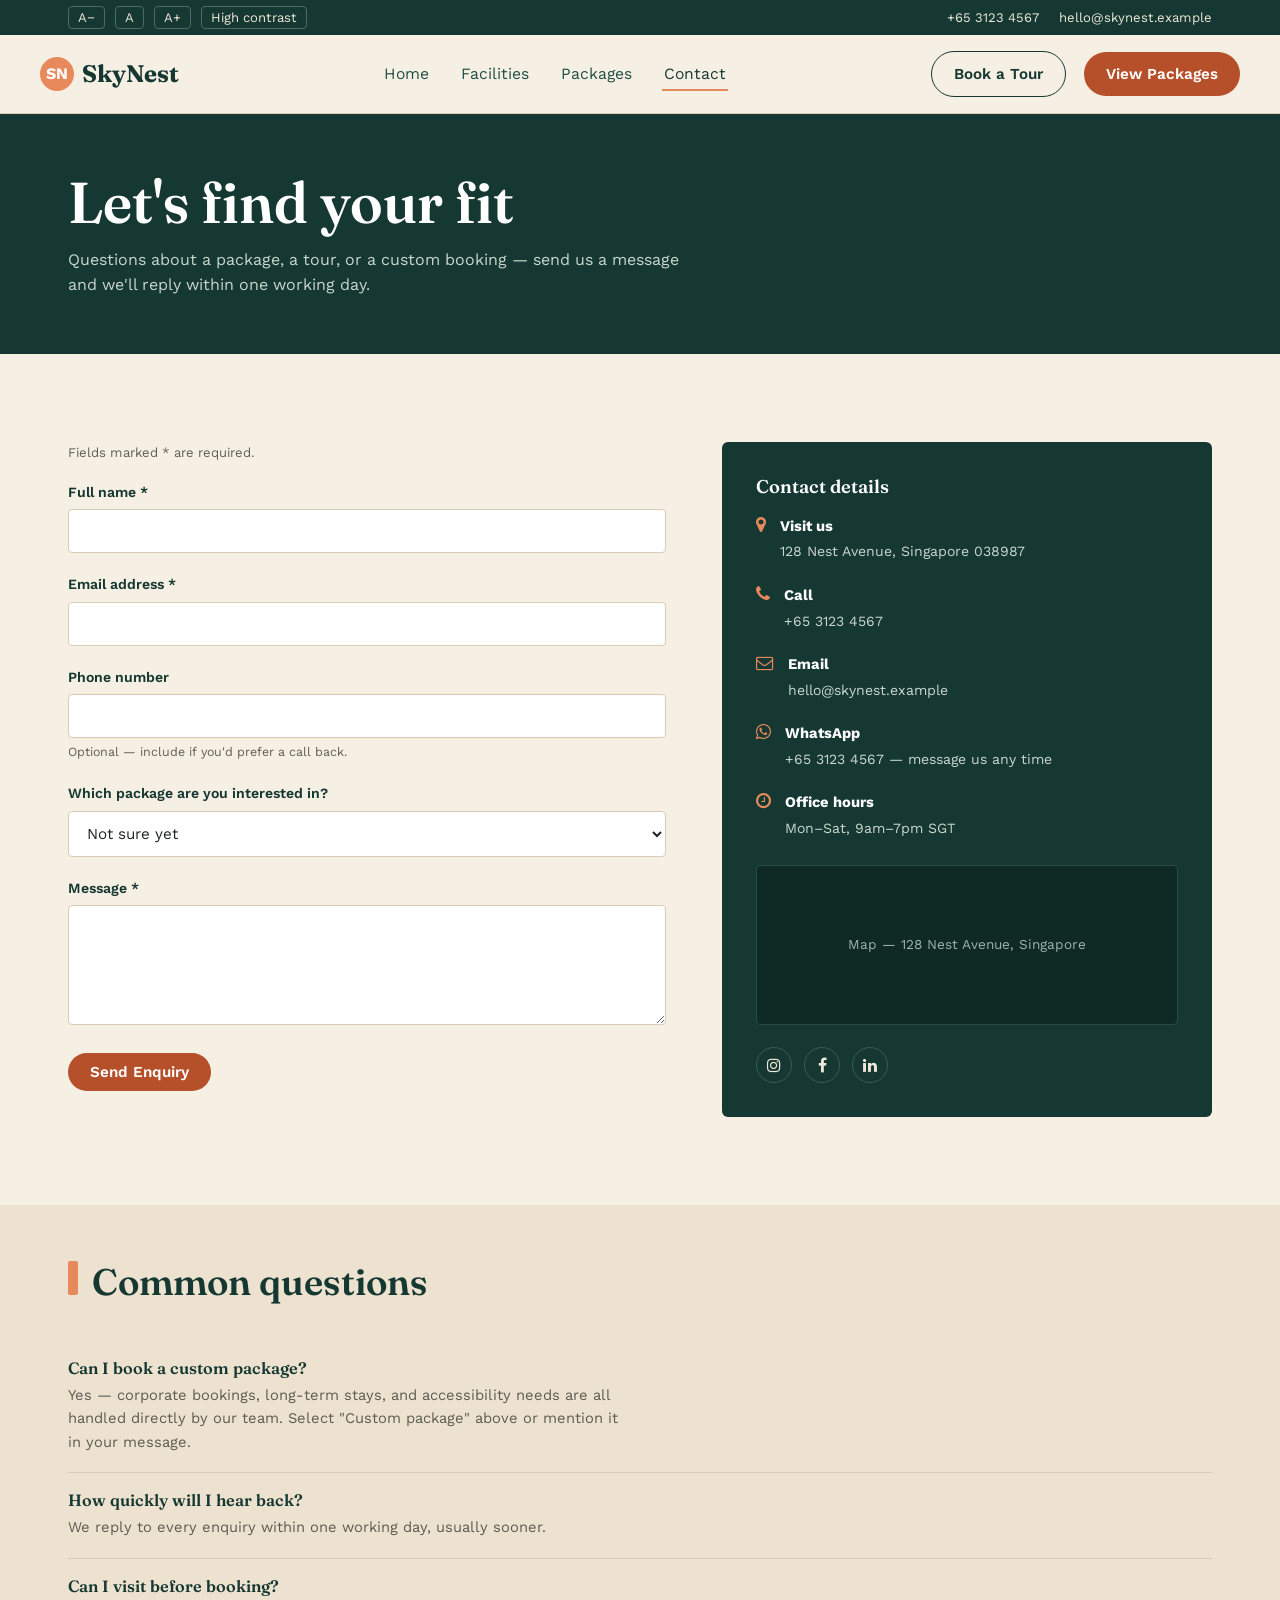
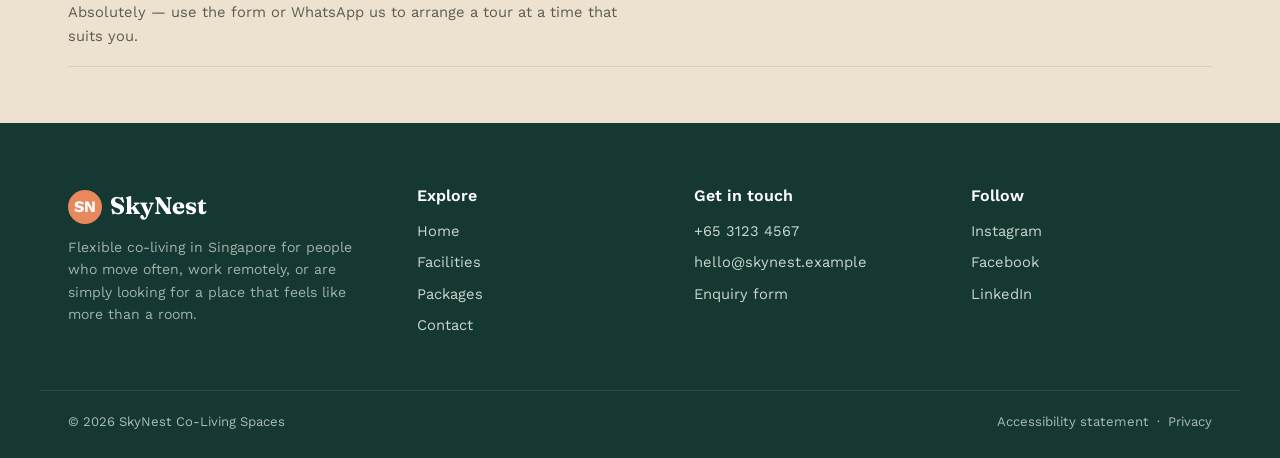
<file: contact.html>
<!DOCTYPE html>
<html lang="en">
<head>
<meta charset="UTF-8">
<meta name="viewport" content="width=device-width, initial-scale=1, viewport-fit=cover">
<title>Contact | SkyNest Co-Living Spaces</title>
<meta name="description" content="Get in touch with SkyNest Co-Living Spaces to book a tour, ask about packages, or arrange a custom corporate, long-term or accessibility package.">
<link rel="icon" href="data:image/svg+xml,%3Csvg xmlns=%27http://www.w3.org/2000/svg%27 viewBox=%270 0 64 64%27%3E%3Ccircle cx=%2732%27 cy=%2732%27 r=%2730%27 fill=%27%23E8895B%27/%3E%3Ctext x=%2732%27 y=%2742%27 font-size=%2728%27 text-anchor=%27middle%27 fill=%27white%27 font-family=%27Arial%27 font-weight=%27700%27%3ESN%3C/text%3E%3C/svg%3E">
<link rel="stylesheet" href="css/style.css">
<link rel="preconnect" href="https://fonts.googleapis.com">
<link rel="preconnect" href="https://fonts.gstatic.com" crossorigin>
<link href="https://fonts.googleapis.com/css2?family=Fraunces:opsz,wght@9..144,500;9..144,600;9..144,700&family=Work+Sans:wght@400;500;600;700&display=swap" rel="stylesheet">
<link rel="stylesheet" href="https://stackpath.bootstrapcdn.com/font-awesome/4.7.0/css/font-awesome.min.css">
</head>
<body>
<a class="skip-link" href="#main">Skip to main content</a>

<div class="util-bar">
  <div class="container">
    <div class="a11y-controls">
      <span class="visually-hidden">Text size</span>
      <button id="font-dec" aria-label="Decrease text size">A&minus;</button>
      <button id="font-reset" aria-label="Reset text size">A</button>
      <button id="font-inc" aria-label="Increase text size">A+</button>
      <button id="contrast-toggle" aria-label="Toggle high contrast mode">High contrast</button>
    </div>
    <div class="contact-line">
      <a href="tel:+6531234567">+65 3123 4567</a>
      <a href="mailto:hello@skynest.example">hello@skynest.example</a>
    </div>
  </div>
</div>

<header class="site-header">
  <div class="container navbar">
    <a href="index.html" class="logo"><span class="mark">SN</span> SkyNest</a>
    <nav class="main-nav" id="main-nav" aria-label="Main">
      <ul>
        <li><a href="index.html">Home</a></li>
        <li><a href="facilities.html">Facilities</a></li>
        <li><a href="packages.html">Packages</a></li>
        <li><a href="contact.html" aria-current="page">Contact</a></li>
      </ul>
    </nav>
    <div class="nav-right">
      <a href="contact.html" class="btn ghost">Book a Tour</a>
      <a href="packages.html" class="btn">View Packages</a>
      <button class="menu-toggle" id="menu-toggle" aria-label="Open menu" aria-expanded="false" aria-controls="main-nav">
        <span aria-hidden="true" style="font-size:1.4rem; line-height:1;">&#9776;</span>
      </button>
    </div>
  </div>
</header>

<main id="main" tabindex="-1">

  <section class="page-hero tight">
    <div class="container">
      <h1>Let's find your fit</h1>
      <p>Questions about a package, a tour, or a custom booking — send us a message and we'll reply within one working day.</p>
    </div>
  </section>

  <section aria-labelledby="contact-heading">
    <div class="container contact-grid">

      <div>
        <h2 id="contact-heading" class="visually-hidden">Send an enquiry</h2>
        <p class="required-note">Fields marked * are required.</p>
        <form id="enquiry-form">
          <div class="form-field">
            <label for="name">Full name *</label>
            <input type="text" id="name" name="name" autocomplete="name" required>
          </div>
          <div class="form-field">
            <label for="email">Email address *</label>
            <input type="email" id="email" name="email" autocomplete="email" required>
          </div>
          <div class="form-field">
            <label for="phone">Phone number</label>
            <input type="tel" id="phone" name="phone" autocomplete="tel">
            <p class="hint">Optional — include if you'd prefer a call back.</p>
          </div>
          <div class="form-field">
            <label for="package">Which package are you interested in?</label>
            <select id="package" name="package">
              <option value="">Not sure yet</option>
              <option value="short-term">Short-Term Stay</option>
              <option value="standard">Standard Stay</option>
              <option value="premium">Premium Stay</option>
              <option value="custom">Custom package (corporate / long-term / accessibility)</option>
            </select>
          </div>
          <div class="form-field">
            <label for="message">Message *</label>
            <textarea id="message" name="message" required></textarea>
          </div>
          <button type="submit" class="btn">Send Enquiry</button>
          <p id="form-status" aria-live="polite" style="margin-top:16px; color:var(--teal-700); font-size:0.92rem;"></p>
        </form>
      </div>

      <div>
        <div class="contact-info-card">
          <h3>Contact details</h3>
          <div class="row-item">
            <i class="fa fa-map-marker" aria-hidden="true"></i>
            <div><strong>Visit us</strong><span>128 Nest Avenue, Singapore 038987</span></div>
          </div>
          <div class="row-item">
            <i class="fa fa-phone" aria-hidden="true"></i>
            <div><strong>Call</strong><span><a href="tel:+6531234567" style="color:inherit;">+65 3123 4567</a></span></div>
          </div>
          <div class="row-item">
            <i class="fa fa-envelope-o" aria-hidden="true"></i>
            <div><strong>Email</strong><span><a href="mailto:hello@skynest.example" style="color:inherit;">hello@skynest.example</a></span></div>
          </div>
          <div class="row-item">
            <i class="fa fa-whatsapp" aria-hidden="true"></i>
            <div><strong>WhatsApp</strong><span>+65 3123 4567 &mdash; message us any time</span></div>
          </div>
          <div class="row-item">
            <i class="fa fa-clock-o" aria-hidden="true"></i>
            <div><strong>Office hours</strong><span>Mon&ndash;Sat, 9am&ndash;7pm SGT</span></div>
          </div>
          <div class="map-box" role="img" aria-label="Map placeholder showing SkyNest's location at 128 Nest Avenue, Singapore">
            Map — 128 Nest Avenue, Singapore
          </div>
          <div class="social-row">
            <a href="#" aria-label="SkyNest on Instagram"><i class="fa fa-instagram" aria-hidden="true"></i></a>
            <a href="#" aria-label="SkyNest on Facebook"><i class="fa fa-facebook" aria-hidden="true"></i></a>
            <a href="#" aria-label="SkyNest on LinkedIn"><i class="fa fa-linkedin" aria-hidden="true"></i></a>
          </div>
        </div>
      </div>

    </div>
  </section>

  <section class="tight" style="background:var(--sand-deep);" aria-labelledby="faq-heading">
    <div class="container">
      <div class="section-head">
        <span class="tick" aria-hidden="true"></span>
        <div><h2 id="faq-heading">Common questions</h2></div>
      </div>
      <div class="faq-block" style="margin-top:0;">
        <div class="faq-item">
          <h3>Can I book a custom package?</h3>
          <p>Yes — corporate bookings, long-term stays, and accessibility needs are all handled directly by our team. Select "Custom package" above or mention it in your message.</p>
        </div>
        <div class="faq-item">
          <h3>How quickly will I hear back?</h3>
          <p>We reply to every enquiry within one working day, usually sooner.</p>
        </div>
        <div class="faq-item">
          <h3>Can I visit before booking?</h3>
          <p>Absolutely — use the form or WhatsApp us to arrange a tour at a time that suits you.</p>
        </div>
      </div>
    </div>
  </section>

</main>

<footer class="site-footer">
  <div class="container footer-grid">
    <div class="footer-brand">
      <div class="logo"><span class="mark">SN</span> SkyNest</div>
      <p>Flexible co-living in Singapore for people who move often, work remotely, or are simply looking for a place that feels like more than a room.</p>
    </div>
    <div>
      <h2 class="footer-title">Explore</h2>
      <ul>
        <li><a href="index.html">Home</a></li>
        <li><a href="facilities.html">Facilities</a></li>
        <li><a href="packages.html">Packages</a></li>
        <li><a href="contact.html">Contact</a></li>
      </ul>
    </div>
    <div>
      <h2 class="footer-title">Get in touch</h2>
      <ul>
        <li><a href="tel:+6531234567">+65 3123 4567</a></li>
        <li><a href="mailto:hello@skynest.example">hello@skynest.example</a></li>
        <li><a href="contact.html">Enquiry form</a></li>
      </ul>
    </div>
    <div>
      <h2 class="footer-title">Follow</h2>
      <ul>
        <li><a href="#">Instagram</a></li>
        <li><a href="#">Facebook</a></li>
        <li><a href="#">LinkedIn</a></li>
      </ul>
    </div>
  </div>
  <div class="container footer-bottom">
    <span>&copy; 2026 SkyNest Co-Living Spaces</span>
    <span><a href="#">Accessibility statement</a> &nbsp;&middot;&nbsp; <a href="#">Privacy</a></span>
  </div>
</footer>

<script src="js/script.js"></script>
</body>
</html>
</file>
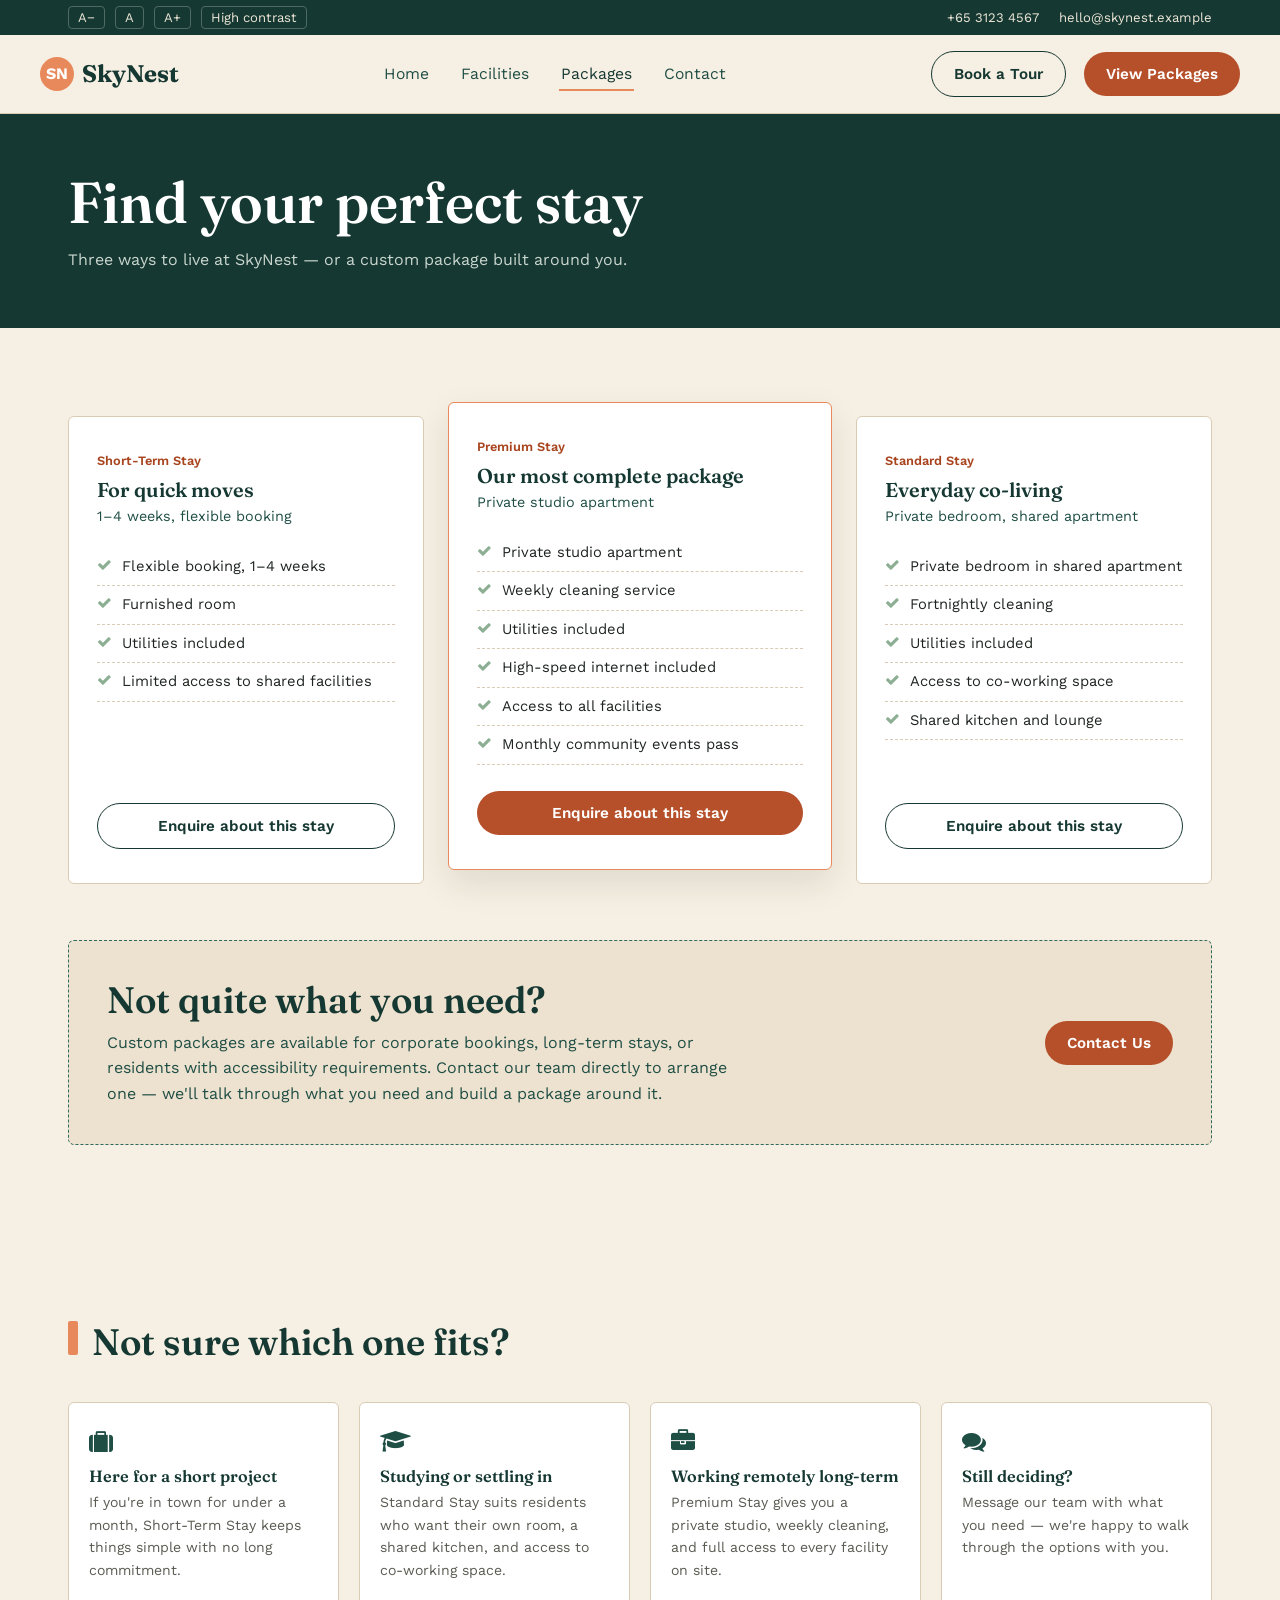
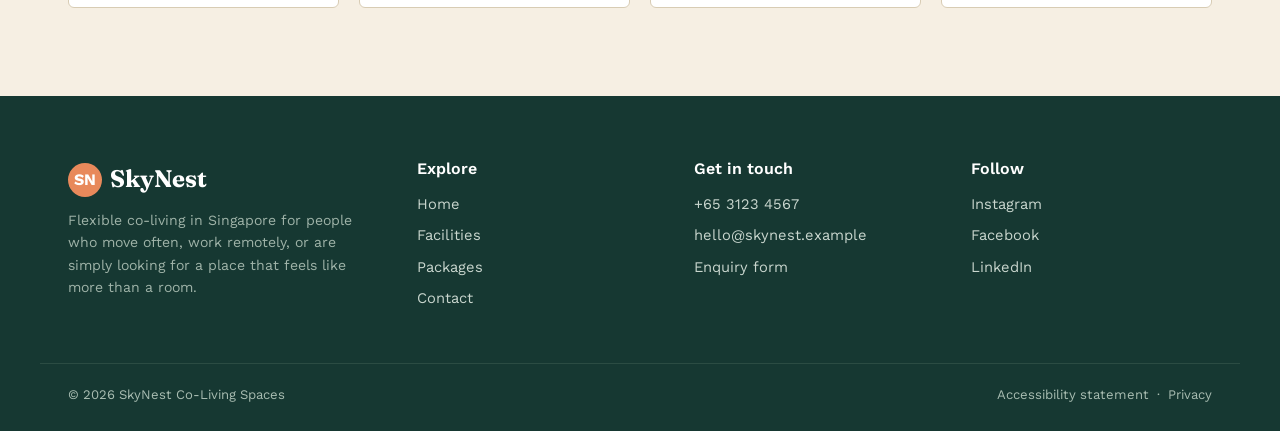
<file: packages.html>
<!DOCTYPE html>
<html lang="en">
<head>
<meta charset="UTF-8">
<meta name="viewport" content="width=device-width, initial-scale=1, viewport-fit=cover">
<title>Packages | SkyNest Co-Living Spaces</title>
<meta name="description" content="Compare SkyNest's Premium, Standard and Short-Term co-living packages, or get in touch for a custom corporate, long-term or accessibility package.">
<link rel="icon" href="data:image/svg+xml,%3Csvg xmlns=%27http://www.w3.org/2000/svg%27 viewBox=%270 0 64 64%27%3E%3Ccircle cx=%2732%27 cy=%2732%27 r=%2730%27 fill=%27%23E8895B%27/%3E%3Ctext x=%2732%27 y=%2742%27 font-size=%2728%27 text-anchor=%27middle%27 fill=%27white%27 font-family=%27Arial%27 font-weight=%27700%27%3ESN%3C/text%3E%3C/svg%3E">
<link rel="stylesheet" href="css/style.css">
<link rel="preconnect" href="https://fonts.googleapis.com">
<link rel="preconnect" href="https://fonts.gstatic.com" crossorigin>
<link href="https://fonts.googleapis.com/css2?family=Fraunces:opsz,wght@9..144,500;9..144,600;9..144,700&family=Work+Sans:wght@400;500;600;700&display=swap" rel="stylesheet">
<link rel="stylesheet" href="https://stackpath.bootstrapcdn.com/font-awesome/4.7.0/css/font-awesome.min.css">
</head>
<body>
<a class="skip-link" href="#main">Skip to main content</a>

<div class="util-bar">
  <div class="container">
    <div class="a11y-controls">
      <span class="visually-hidden">Text size</span>
      <button id="font-dec" aria-label="Decrease text size">A&minus;</button>
      <button id="font-reset" aria-label="Reset text size">A</button>
      <button id="font-inc" aria-label="Increase text size">A+</button>
      <button id="contrast-toggle" aria-label="Toggle high contrast mode">High contrast</button>
    </div>
    <div class="contact-line">
      <a href="tel:+6531234567">+65 3123 4567</a>
      <a href="mailto:hello@skynest.example">hello@skynest.example</a>
    </div>
  </div>
</div>

<header class="site-header">
  <div class="container navbar">
    <a href="index.html" class="logo"><span class="mark">SN</span> SkyNest</a>
    <nav class="main-nav" id="main-nav" aria-label="Main">
      <ul>
        <li><a href="index.html">Home</a></li>
        <li><a href="facilities.html">Facilities</a></li>
        <li><a href="packages.html" aria-current="page">Packages</a></li>
        <li><a href="contact.html">Contact</a></li>
      </ul>
    </nav>
    <div class="nav-right">
      <a href="contact.html" class="btn ghost">Book a Tour</a>
      <a href="packages.html" class="btn">View Packages</a>
      <button class="menu-toggle" id="menu-toggle" aria-label="Open menu" aria-expanded="false" aria-controls="main-nav">
        <span aria-hidden="true" style="font-size:1.4rem; line-height:1;">&#9776;</span>
      </button>
    </div>
  </div>
</header>

<main id="main" tabindex="-1">

  <section class="page-hero tight">
    <div class="container">
      <h1>Find your perfect stay</h1>
      <p>Three ways to live at SkyNest — or a custom package built around you.</p>
    </div>
  </section>

  <section aria-labelledby="packages-heading">
    <div class="container">
      <h2 id="packages-heading" class="visually-hidden">Compare packages</h2>
      <div class="package-grid">

        <div class="package-card">
          <span class="package-kicker">Short-Term Stay</span>
          <h3>For quick moves</h3>
          <p class="sub">1&ndash;4 weeks, flexible booking</p>
          <ul>
            <li><i class="fa fa-check" aria-hidden="true"></i> Flexible booking, 1&ndash;4 weeks</li>
            <li><i class="fa fa-check" aria-hidden="true"></i> Furnished room</li>
            <li><i class="fa fa-check" aria-hidden="true"></i> Utilities included</li>
            <li><i class="fa fa-check" aria-hidden="true"></i> Limited access to shared facilities</li>
          </ul>
          <a href="contact.html" class="btn ghost">Enquire about this stay</a>
        </div>

        <div class="package-card featured">
          <span class="package-kicker">Premium Stay</span>
          <h3>Our most complete package</h3>
          <p class="sub">Private studio apartment</p>
          <ul>
            <li><i class="fa fa-check" aria-hidden="true"></i> Private studio apartment</li>
            <li><i class="fa fa-check" aria-hidden="true"></i> Weekly cleaning service</li>
            <li><i class="fa fa-check" aria-hidden="true"></i> Utilities included</li>
            <li><i class="fa fa-check" aria-hidden="true"></i> High-speed internet included</li>
            <li><i class="fa fa-check" aria-hidden="true"></i> Access to all facilities</li>
            <li><i class="fa fa-check" aria-hidden="true"></i> Monthly community events pass</li>
          </ul>
          <a href="contact.html" class="btn">Enquire about this stay</a>
        </div>

        <div class="package-card">
          <span class="package-kicker">Standard Stay</span>
          <h3>Everyday co-living</h3>
          <p class="sub">Private bedroom, shared apartment</p>
          <ul>
            <li><i class="fa fa-check" aria-hidden="true"></i> Private bedroom in shared apartment</li>
            <li><i class="fa fa-check" aria-hidden="true"></i> Fortnightly cleaning</li>
            <li><i class="fa fa-check" aria-hidden="true"></i> Utilities included</li>
            <li><i class="fa fa-check" aria-hidden="true"></i> Access to co-working space</li>
            <li><i class="fa fa-check" aria-hidden="true"></i> Shared kitchen and lounge</li>
          </ul>
          <a href="contact.html" class="btn ghost">Enquire about this stay</a>
        </div>

      </div>

      <div class="custom-panel">
        <div>
          <h2>Not quite what you need?</h2>
          <p>Custom packages are available for corporate bookings, long-term stays, or residents with accessibility requirements. Contact our team directly to arrange one — we'll talk through what you need and build a package around it.</p>
        </div>
        <a href="contact.html" class="btn">Contact Us</a>
      </div>
    </div>
  </section>

  <section aria-labelledby="advice-heading">
    <div class="container">
      <div class="section-head">
        <span class="tick" aria-hidden="true"></span>
        <div><h2 id="advice-heading">Not sure which one fits?</h2></div>
      </div>
      <div class="fac-grid">
        <div class="fac-card">
          <i class="fa fa-suitcase" aria-hidden="true"></i>
          <h3>Here for a short project</h3>
          <p>If you're in town for under a month, Short-Term Stay keeps things simple with no long commitment.</p>
        </div>
        <div class="fac-card">
          <i class="fa fa-graduation-cap" aria-hidden="true"></i>
          <h3>Studying or settling in</h3>
          <p>Standard Stay suits residents who want their own room, a shared kitchen, and access to co-working space.</p>
        </div>
        <div class="fac-card">
          <i class="fa fa-briefcase" aria-hidden="true"></i>
          <h3>Working remotely long-term</h3>
          <p>Premium Stay gives you a private studio, weekly cleaning, and full access to every facility on site.</p>
        </div>
        <div class="fac-card">
          <i class="fa fa-comments" aria-hidden="true"></i>
          <h3>Still deciding?</h3>
          <p>Message our team with what you need — we're happy to walk through the options with you.</p>
        </div>
      </div>
    </div>
  </section>

</main>

<footer class="site-footer">
  <div class="container footer-grid">
    <div class="footer-brand">
      <div class="logo"><span class="mark">SN</span> SkyNest</div>
      <p>Flexible co-living in Singapore for people who move often, work remotely, or are simply looking for a place that feels like more than a room.</p>
    </div>
    <div>
      <h2 class="footer-title">Explore</h2>
      <ul>
        <li><a href="index.html">Home</a></li>
        <li><a href="facilities.html">Facilities</a></li>
        <li><a href="packages.html">Packages</a></li>
        <li><a href="contact.html">Contact</a></li>
      </ul>
    </div>
    <div>
      <h2 class="footer-title">Get in touch</h2>
      <ul>
        <li><a href="tel:+6531234567">+65 3123 4567</a></li>
        <li><a href="mailto:hello@skynest.example">hello@skynest.example</a></li>
        <li><a href="contact.html">Enquiry form</a></li>
      </ul>
    </div>
    <div>
      <h2 class="footer-title">Follow</h2>
      <ul>
        <li><a href="#">Instagram</a></li>
        <li><a href="#">Facebook</a></li>
        <li><a href="#">LinkedIn</a></li>
      </ul>
    </div>
  </div>
  <div class="container footer-bottom">
    <span>&copy; 2026 SkyNest Co-Living Spaces</span>
    <span><a href="#">Accessibility statement</a> &nbsp;&middot;&nbsp; <a href="#">Privacy</a></span>
  </div>
</footer>

<script src="js/script.js"></script>
</body>
</html>
</file>
<file: css/style.css>
/* =========================================================
   SkyNest Co-Living Spaces
   Palette: deep teal ink, warm sand background, coral CTA,
   sage support tone. Editorial layout, restrained motion.
   ========================================================= */

:root{
  --ink:        #1E2420;
  --teal-900:   #163832;
  --teal-700:   #1F4E45;
  --teal-500:   #2E6B5E;
  --sage:       #8CAE93;
  --sand:       #F6EFE3;
  --sand-deep:  #EDE2CF;
  --coral:      #E8895B;   /* decorative only: borders, ticks, icons */
  --coral-dark: #A8451F;   /* coral text on light backgrounds (5.2:1 on sand) */
  --action:     #B5502A;   /* button background, white text 5.07:1 */
  --action-dark:#9A3F1C;   /* button hover, white text 6.77:1 */
  --line:       #D8CCB4;
  --white:      #FFFFFF;

  --font-display: "Fraunces", Georgia, serif;
  --font-body:    "Work Sans", "Segoe UI", sans-serif;

  --max: 1200px;
  --radius: 6px;
}

/* ---------- High-contrast theme (toggled via JS) ---------- */
:root[data-contrast="high"]{
  --ink:        #000000;
  --teal-900:   #000000;
  --teal-700:   #000000;
  --teal-500:   #003c30;
  --sage:       #00594a;
  --sand:       #FFFFFF;
  --sand-deep:  #FFFFFF;
  --coral:      #B00020;
  --coral-dark: #7d0016;
  --action:     #B00020;
  --action-dark:#7d0016;
  --line:       #000000;
}

/* ---------- Reset ---------- */
*{ margin:0; padding:0; box-sizing:border-box; }
html{ scroll-behavior:smooth; }
body{
  font-family: var(--font-body);
  color: var(--ink);
  background: var(--sand);
  line-height: 1.6;
  font-size: 1rem;
  -webkit-font-smoothing: antialiased;
}
img{ max-width:100%; display:block; }
a{ color: inherit; text-decoration:none; }
ul{ list-style:none; }
button{ font-family: inherit; cursor:pointer; }

h1,h2,h3,h4{
  font-family: var(--font-display);
  color: var(--teal-900);
  line-height: 1.15;
  font-weight: 600;
}
h1{ font-size: clamp(2.4rem, 5vw, 3.6rem); }
h2{ font-size: clamp(1.7rem, 3vw, 2.3rem); }
h3{ font-size: 1.25rem; }

p{ max-width: 62ch; }
.lede{ font-size: 1.1rem; color: var(--teal-700); }

.container{ max-width: var(--max); margin: 0 auto; padding: 0 28px; }
.narrow{ max-width: 760px; }

section{ padding: 88px 0; }
section.tight{ padding: 56px 0; }

/* ---------- Accessibility: skip link ---------- */
.skip-link{
  position:absolute; left:-999px; top:0;
  background: var(--action); color:#fff;
  padding: 10px 18px; z-index: 200; border-radius: 0 0 6px 0;
}
.skip-link:focus{ left:0; }

/* Visible focus for keyboard users everywhere */
a:focus-visible, button:focus-visible, input:focus-visible,
textarea:focus-visible, select:focus-visible{
  outline: 3px solid var(--coral-dark);
  outline-offset: 2px;
}

.visually-hidden{
  position:absolute; width:1px; height:1px;
  overflow:hidden; clip:rect(0 0 0 0); white-space:nowrap;
}

/* ---------- Top utility bar (accessibility controls) ---------- */
.util-bar{
  background: var(--teal-900);
  color: #EDE7D8;
  font-size: 0.82rem;
}
.util-bar .container{
  display:flex; align-items:center; justify-content:space-between;
  padding-top:6px; padding-bottom:6px; flex-wrap:wrap; gap:8px;
}
.util-bar .a11y-controls{ display:flex; align-items:center; gap:10px; }
.util-bar button{
  background:transparent; border:1px solid #4d6b63; color:#EDE7D8;
  border-radius:4px; padding:3px 9px; font-size:0.82rem;
}
.util-bar button:hover{ background:#254c44; }
.util-bar .contact-line a{ margin-left:16px; }
.util-bar .contact-line a:hover{ text-decoration:underline; }

/* ---------- Header / nav ---------- */
header.site-header{
  background: var(--sand);
  border-bottom: 1px solid var(--line);
  position: sticky; top:0; z-index:100;
}
.navbar{
  display:flex; align-items:center; justify-content:space-between;
  padding: 16px 0;
}
.logo{
  font-family: var(--font-display);
  font-size: 1.5rem; font-weight:700; color: var(--teal-900);
  display:flex; align-items:center; gap:8px;
}
.logo .mark{
  width:34px; height:34px; border-radius:50%;
  background: var(--coral);
  display:inline-flex; align-items:center; justify-content:center;
  color:#fff; font-size:1rem; font-family: var(--font-body); font-weight:700;
}
nav.main-nav ul{ display:flex; gap:28px; align-items:center; }
nav.main-nav a{
  font-size:0.98rem; color: var(--teal-700); padding:6px 2px;
  border-bottom:2px solid transparent;
}
nav.main-nav a:hover, nav.main-nav a[aria-current="page"]{
  border-bottom-color: var(--coral);
  color: var(--teal-900);
}
.nav-right{ display:flex; align-items:center; gap:18px; }
.btn{
  display:inline-block;
  background: var(--action); color:#fff;
  padding:10px 22px; border-radius: 30px;
  font-weight:600; font-size:0.95rem;
  border:none; transition: background 0.25s ease;
}
.btn:hover{ background: var(--action-dark); }
.btn.ghost{
  background:transparent; color: var(--teal-900);
  border:1.5px solid var(--teal-900);
}
.btn.ghost:hover{ background: var(--teal-900); color:#fff; }

.menu-toggle{
  display:none; background:none; border:none;
  font-size:1.6rem; color: var(--teal-900);
}

/* ---------- Hero ---------- */
.hero{
  background: linear-gradient(160deg, var(--sand) 55%, var(--sand-deep) 100%);
  padding: 72px 0 40px;
}
.hero-grid{
  display:grid; grid-template-columns: 1.1fr 0.9fr; gap:48px; align-items:center;
}
.hero-copy .eyebrow-icon{
  color: var(--coral-dark); font-size:0.95rem; margin-bottom:14px; display:block;
}
.hero-copy h1{ margin-bottom:18px; }
.hero-copy p.lede{ margin-bottom:28px; }
.hero-ctas{ display:flex; gap:16px; flex-wrap:wrap; }

.hero-art{
  position:relative; min-height:340px;
}
.art-tile{
  position:absolute; border-radius: var(--radius);
  display:flex; flex-direction:column; align-items:center; justify-content:center;
  text-align:center; padding:18px; color:#fff;
  background-size:cover; background-position:center;
}
.art-tile i{ font-size:2rem; margin-bottom:8px; }
.art-tile span{ position:relative; z-index:1; }
.art-tile.photo::before{
  content:""; position:absolute; inset:0; border-radius:inherit;
  background:linear-gradient(180deg, rgba(22,56,50,0.05) 40%, rgba(22,56,50,0.75) 100%);
}
.art-tile.t1{ background-color: var(--teal-700); width:60%; height:250px; top:0; left:0; }
.art-tile.t2{ background: var(--action); width:46%; height:170px; bottom:0; right:0; }
.art-tile.t3{
  width:38%; height:130px; top:44%; right:4%;
  background-color: var(--sage); color:#fff;
  box-shadow: 0 10px 24px rgba(22,36,32,0.25);
}

/* ---------- Highlight strip (3 quick facts) ---------- */
.highlights{ background: var(--sand-deep); }
.highlight-grid{
  display:grid; grid-template-columns: repeat(3, 1fr); gap: 0;
  border-top:1px solid var(--line);
}
.highlight-grid > div{
  padding: 30px 26px; border-right:1px solid var(--line);
}
.highlight-grid > div:last-child{ border-right:none; }
.highlight-grid i{ color: var(--coral-dark); font-size:1.3rem; margin-bottom:10px; display:block; }
.highlight-grid h2{ font-size:1.05rem; margin-bottom:6px; }
.highlight-grid p{ font-size:0.92rem; color:var(--teal-700); max-width:none; }

/* ---------- Section heading (left aligned, tick mark) ---------- */
.section-head{
  display:flex; align-items:baseline; gap:14px; margin-bottom:38px;
}
.section-head .tick{
  width:10px; height:34px; background: var(--coral); flex-shrink:0; border-radius:2px;
}
.section-head p{ color: var(--teal-700); margin-top:6px; }

/* ---------- About split ---------- */
.about-split{
  display:grid; grid-template-columns: 0.9fr 1.1fr; gap:56px; align-items:start;
}
.about-split .stat-row{ display:flex; gap:34px; margin-top:26px; flex-wrap:wrap; }
.stat-row .stat .stat-num{ font-size:1.9rem; line-height:1.15; font-weight:600; color:var(--coral-dark); font-family:var(--font-display); }
.stat-row .stat span{ font-size:0.85rem; color:var(--teal-700); }

/* ---------- Facilities preview (uneven tiles) ---------- */
.fac-grid{
  display:grid; grid-template-columns: repeat(4, 1fr); gap:20px;
}
.fac-card{
  background:#fff; border:1px solid var(--line); border-radius: var(--radius);
  padding:26px 20px; transition: border-color 0.2s ease;
}
.fac-card:hover{ border-color: var(--coral); }
.fac-card i{ font-size:1.5rem; color: var(--teal-700); margin-bottom:14px; display:block; }
.fac-card h3{ font-size:1.02rem; margin-bottom:6px; }
.fac-card p{ font-size:0.88rem; color:#5b5b53; }

/* Variant: facility card topped with a real photo (used where a photo applies) */
.fac-card.has-photo{ padding:0; overflow:hidden; }
.fac-card.has-photo .fac-photo{
  width:100%; height:130px; object-fit:cover; display:block;
}
.fac-card.has-photo .fac-body{ padding:20px 20px 24px; }
.fac-card.has-photo i{ margin-bottom:10px; }

.fac-more{ text-align:left; margin-top:30px; }

/* ---------- Custom package CTA banner ---------- */
.cta-banner{
  background: var(--teal-900); color:#EDE7D8; border-radius: var(--radius);
}
.cta-banner .container{ padding-top:56px; padding-bottom:56px; }
.cta-inner{ display:flex; align-items:center; justify-content:space-between; gap:30px; flex-wrap:wrap; }
.cta-inner h2{ color:#fff; margin-bottom:10px; }
.cta-inner p{ color:#C9D6CE; max-width:520px; }

/* ---------- Testimonials ---------- */
.testi-grid{ display:grid; grid-template-columns: repeat(3,1fr); gap:24px; }
.testi-card{
  background:#fff; border:1px solid var(--line); border-radius: var(--radius);
  padding:28px; display:flex; flex-direction:column; gap:14px;
}
.testi-card i.fa-quote-left{ color: var(--coral); font-size:1.3rem; }
.testi-card .stars{ color: var(--coral-dark); font-size:0.85rem; }
.testi-who{ display:flex; align-items:center; gap:12px; margin-top:auto; }
.testi-avatar{
  width:38px; height:38px; border-radius:50%;
  background: var(--sage); color:#fff; display:flex; align-items:center; justify-content:center;
  font-family: var(--font-display); font-weight:700;
}
.testi-who span{ font-size:0.85rem; color:var(--teal-700); }

/* ---------- Footer ---------- */
footer.site-footer{
  background: var(--teal-900); color:#C9D6CE; padding: 64px 0 26px; font-size:0.92rem;
}
.footer-grid{
  display:grid; grid-template-columns: 1.3fr 1fr 1fr 1fr; gap:36px;
}
.footer-grid .footer-title{ color:#fff; font-size:1rem; margin-bottom:14px; font-family: var(--font-body); }
.footer-grid ul li{ margin-bottom:8px; }
.footer-grid a:hover{ color:#fff; text-decoration:underline; }
.footer-brand .logo{ color:#fff; margin-bottom:10px; }
.footer-brand p{ color:#9FB3A8; font-size:0.88rem; }
.footer-bottom{
  border-top:1px solid #2b4c43; margin-top:44px; padding-top:20px;
  display:flex; justify-content:space-between; flex-wrap:wrap; gap:10px;
  font-size:0.82rem; color:#A9BDB2;
}
.footer-bottom a{ color:#A9BDB2; }
.footer-bottom a:hover{ color:#fff; }

/* =========================================================
   Facilities page
   ========================================================= */
.page-hero{
  background: var(--teal-900); color:#fff; padding: 56px 0;
}
.page-hero h1{ color:#fff; }
.page-hero p{ color:#C9D6CE; margin-top:10px; }

.fac-full-grid{
  display:grid; grid-template-columns: repeat(3, 1fr); gap:22px;
}
.fac-full-card{
  background:#fff; border:1px solid var(--line); border-radius: var(--radius);
  padding:28px 24px;
}
.fac-full-card i{ font-size:1.7rem; color: var(--coral-dark); margin-bottom:14px; display:block; }
.fac-full-card h3{ margin-bottom:8px; }
.fac-full-card p{ font-size:0.92rem; color:#5b5b53; }

.fac-full-card.has-photo{ padding:0; overflow:hidden; }
.fac-full-card.has-photo .fac-photo{
  width:100%; height:160px; object-fit:cover; display:block;
}
.fac-full-card.has-photo .fac-body{ padding:22px 22px 26px; }
.fac-full-card.has-photo i{ margin-bottom:10px; }

/* Perks photo strip */
.perk-photo-row{
  display:grid; grid-template-columns:1fr 1fr; gap:20px; margin-top:26px;
}
.perk-photo{
  position:relative; border-radius: var(--radius); overflow:hidden; height:190px;
}
.perk-photo img{ width:100%; height:100%; object-fit:cover; display:block; }
.perk-photo span{
  position:absolute; left:16px; bottom:14px; color:#fff; font-weight:600;
  font-size:0.95rem; z-index:1;
}
.perk-photo::after{
  content:""; position:absolute; inset:0;
  background:linear-gradient(180deg, rgba(22,36,32,0) 45%, rgba(22,36,32,0.72) 100%);
}

.perk-list{
  display:flex; flex-wrap:wrap; gap:14px; margin-top:20px;
}
.perk-chip{
  border:1px solid var(--line); border-radius:30px; padding:9px 18px;
  font-size:0.88rem; display:flex; align-items:center; gap:8px; background:#fff;
}
.perk-chip i{ color: var(--teal-700); }

/* =========================================================
   Packages page
   ========================================================= */
.package-grid{
  display:grid; grid-template-columns: 1fr 1.08fr 1fr; gap:24px; align-items:start;
}
.package-card{
  background:#fff; border:1px solid var(--line); border-radius: var(--radius);
  padding:34px 28px; display:flex; flex-direction:column; height:100%;
}
.package-card.featured{
  border-color: var(--coral); box-shadow: 0 14px 34px rgba(30,36,32,0.10);
  transform: translateY(-14px);
}
.package-kicker{ font-size:0.8rem; color: var(--coral-dark); font-weight:600; margin-bottom:6px; }
.package-card h3{ margin-bottom:4px; }
.package-card .sub{ color:var(--teal-700); font-size:0.9rem; margin-bottom:20px; }
.package-card ul{ margin-bottom:26px; flex-grow:1; }
.package-card ul li{
  font-size:0.92rem; padding:7px 0; border-bottom:1px dashed var(--line);
  display:flex; gap:10px;
}
.package-card ul li i{ color: var(--sage); margin-top:3px; }
.package-card .btn{ text-align:center; }

.custom-panel{
  background: var(--sand-deep); border:1px dashed var(--teal-500);
  border-radius: var(--radius); padding:38px; margin-top:56px;
  display:flex; gap:30px; align-items:center; justify-content:space-between; flex-wrap:wrap;
}
.custom-panel h2{ margin-bottom:8px; }
.custom-panel p{ color: var(--teal-700); }

/* =========================================================
   Contact page
   ========================================================= */
.contact-grid{
  display:grid; grid-template-columns: 1.1fr 0.9fr; gap:56px; align-items:start;
}
.form-field{ margin-bottom:20px; }
.form-field label{
  display:block; font-size:0.88rem; font-weight:600; color: var(--teal-900); margin-bottom:6px;
}
.form-field input, .form-field select, .form-field textarea{
  width:100%; padding:12px 14px; border:1px solid var(--line);
  border-radius:4px; font-family:inherit; font-size:0.95rem; background:#fff; color:var(--ink);
}
.form-field textarea{ min-height:120px; resize:vertical; }
.form-field .hint{ font-size:0.78rem; color:#5f5f56; margin-top:4px; }
.required-note{ font-size:0.82rem; color:#5f5f56; margin-bottom:18px; }

.contact-info-card{
  background: var(--teal-900); color:#EDE7D8; border-radius: var(--radius); padding:34px;
}
.contact-info-card h3{ color:#fff; font-size:1.15rem; margin-bottom:18px; }
.contact-info-card .row-item{ display:flex; gap:14px; margin-bottom:20px; align-items:flex-start; }
.contact-info-card .row-item i{ color: var(--coral); font-size:1.1rem; margin-top:2px; }
.contact-info-card .row-item strong{ display:block; color:#fff; font-size:0.92rem; }
.contact-info-card .row-item span{ font-size:0.88rem; color:#C9D6CE; }
.map-box{
  margin-top:24px; border-radius:4px; background:#0f2a25; height:160px;
  display:flex; align-items:center; justify-content:center; color:#9FB3A8; font-size:0.85rem;
  border:1px solid #2b4c43; text-align:center; padding:12px;
}
.social-row{ display:flex; gap:12px; margin-top:22px; }
.social-row a{
  width:36px; height:36px; border-radius:50%; border:1px solid #3a5c53;
  display:flex; align-items:center; justify-content:center; color:#EDE7D8;
}
.social-row a:hover{ background:#254c44; }

.faq-block{ margin-top:80px; }
.faq-item{ border-bottom:1px solid var(--line); padding:18px 0; }
.faq-item h3{ font-size:1.02rem; margin-bottom:6px; }
.faq-item p{ font-size:0.92rem; color:#5b5b53; }

/* ---------- Responsive ---------- */
@media (max-width: 900px){
  .hero-grid, .about-split, .contact-grid{ grid-template-columns: 1fr; }
  .hero-art{ min-height:260px; margin-top:20px; }
  .highlight-grid, .fac-grid, .testi-grid, .fac-full-grid{ grid-template-columns: repeat(2,1fr); }
  .footer-grid{ grid-template-columns: repeat(2,1fr); }
  .package-grid{ grid-template-columns: 1fr; }
  .package-card.featured{ transform:none; }
  .highlight-grid > div{ border-right:none; border-bottom:1px solid var(--line); }
  .perk-photo-row{ grid-template-columns: 1fr; }
}

@media (max-width: 680px){
  .menu-toggle{ display:block; }
  nav.main-nav{
    position:absolute; top:100%; left:0; right:0;
    background: var(--sand); border-bottom:1px solid var(--line);
    max-height:0; overflow:hidden; visibility:hidden;
    transition:max-height 0.3s ease, visibility 0s linear 0.3s;
  }
  nav.main-nav.open{ max-height:300px; visibility:visible; transition-delay:0s; }
  nav.main-nav ul{ flex-direction:column; align-items:flex-start; gap:4px; padding:16px 28px 22px; }
  .nav-right .btn.ghost{ display:none; }
  .highlight-grid, .fac-grid, .testi-grid, .fac-full-grid, .footer-grid{ grid-template-columns: 1fr; }
  .highlight-grid > div{ border-bottom:1px solid var(--line); }
  section{ padding:56px 0; }
  .util-bar .container{ justify-content:center; text-align:center; }
  .custom-panel{ flex-direction:column; text-align:left; }
}

main:focus{ outline:none; }

/* Respect reduced motion */
@media (prefers-reduced-motion: reduce){
  html{ scroll-behavior:auto; }
  *{ transition:none !important; }
}
</file>
